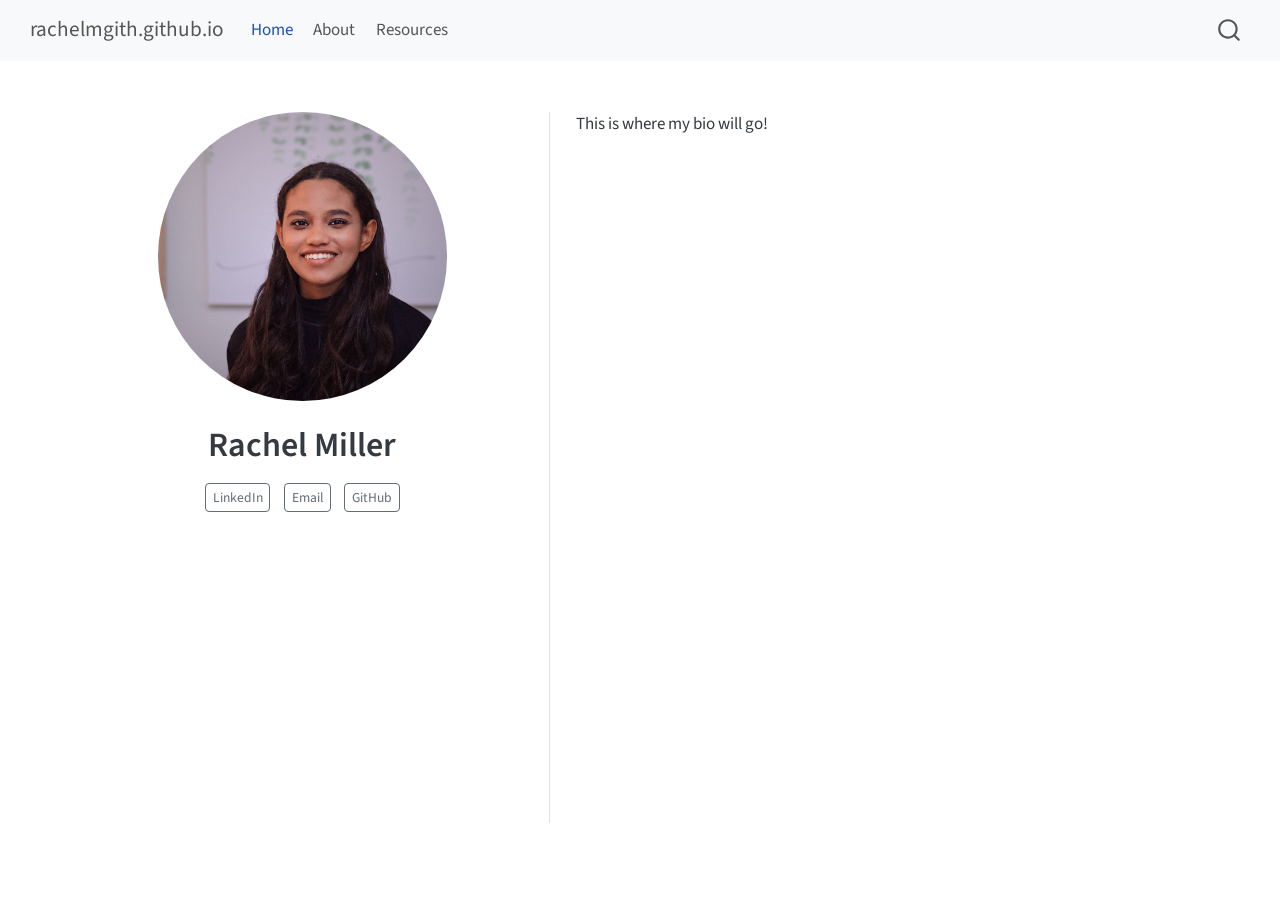
<file: docs/index.html>
<!DOCTYPE html>
<html xmlns="http://www.w3.org/1999/xhtml" lang="en" xml:lang="en"><head>

<meta charset="utf-8">
<meta name="generator" content="quarto-1.9.38">

<meta name="viewport" content="width=device-width, initial-scale=1.0, user-scalable=yes">


<title>Rachel Miller – rachelmgith.github.io</title>
<style>
/* Default styles provided by pandoc.
** See https://pandoc.org/MANUAL.html#variables-for-html for config info.
*/
code{white-space: pre-wrap;}
span.smallcaps{font-variant: small-caps;}
div.columns{display: flex; gap: min(4vw, 1.5em);}
div.column{flex: auto; overflow-x: auto;}
div.hanging-indent{margin-left: 1.5em; text-indent: -1.5em;}
ul.task-list{list-style: none;}
ul.task-list li input[type="checkbox"] {
  width: 0.8em;
  margin: 0 0.8em 0.2em -1em; /* quarto-specific, see https://github.com/quarto-dev/quarto-cli/issues/4556 */ 
  vertical-align: middle;
}
</style>


<script src="site_libs/quarto-nav/quarto-nav.js"></script>
<script src="site_libs/quarto-nav/headroom.min.js"></script>
<script src="site_libs/clipboard/clipboard.min.js"></script>
<script src="site_libs/quarto-search/autocomplete.umd.js"></script>
<script src="site_libs/quarto-search/fuse.min.js"></script>
<script src="site_libs/quarto-search/quarto-search.js"></script>
<meta name="quarto:offset" content="./">
<script src="site_libs/quarto-html/quarto.js" type="module"></script>
<script src="site_libs/quarto-html/tabsets/tabsets.js" type="module"></script>
<script src="site_libs/quarto-html/popper.min.js"></script>
<script src="site_libs/quarto-html/tippy.umd.min.js"></script>
<link href="site_libs/quarto-html/tippy.css" rel="stylesheet">
<link href="site_libs/quarto-html/quarto-syntax-highlighting-15634bcf2e68342d4ad2dfa704d543f6.css" rel="stylesheet" id="quarto-text-highlighting-styles">
<script src="site_libs/bootstrap/bootstrap.min.js"></script>
<link href="site_libs/bootstrap/bootstrap-icons.css" rel="stylesheet">
<link href="site_libs/bootstrap/bootstrap-69c079ee0cc78b8ef871dcd19ed7c32f.min.css" rel="stylesheet" append-hash="true" id="quarto-bootstrap" data-mode="light">
<script id="quarto-search-options" type="application/json">{
  "location": "navbar",
  "copy-button": false,
  "collapse-after": 3,
  "panel-placement": "end",
  "type": "overlay",
  "limit": 50,
  "keyboard-shortcut": [
    "f",
    "/",
    "s"
  ],
  "show-item-context": false,
  "language": {
    "search-no-results-text": "No results",
    "search-matching-documents-text": "matching documents",
    "search-copy-link-title": "Copy link to search",
    "search-hide-matches-text": "Hide additional matches",
    "search-more-match-text": "more match in this document",
    "search-more-matches-text": "more matches in this document",
    "search-clear-button-title": "Clear",
    "search-text-placeholder": "",
    "search-detached-cancel-button-title": "Cancel",
    "search-submit-button-title": "Submit",
    "search-label": "Search"
  }
}</script>


<link rel="stylesheet" href="styles.css">
</head>

<body class="nav-fixed quarto-light">

<div id="quarto-search-results"></div>
  <header id="quarto-header" class="headroom fixed-top">
    <nav class="navbar navbar-expand-lg " data-bs-theme="dark">
      <div class="navbar-container container-fluid">
      <div class="navbar-brand-container mx-auto">
    <a class="navbar-brand" href="./index.html">
    <span class="navbar-title">rachelmgith.github.io</span>
    </a>
  </div>
            <div id="quarto-search" class="" title="Search"></div>
          <button class="navbar-toggler" type="button" data-bs-toggle="collapse" data-bs-target="#navbarCollapse" aria-controls="navbarCollapse" role="menu" aria-expanded="false" aria-label="Toggle navigation" onclick="if (window.quartoToggleHeadroom) { window.quartoToggleHeadroom(); }">
  <span class="navbar-toggler-icon"></span>
</button>
          <div class="collapse navbar-collapse" id="navbarCollapse">
            <ul class="navbar-nav navbar-nav-scroll me-auto">
  <li class="nav-item">
    <a class="nav-link active" href="./index.html" aria-current="page"> 
<span class="menu-text">Home</span></a>
  </li>  
  <li class="nav-item">
    <a class="nav-link" href="./about.html"> 
<span class="menu-text">About</span></a>
  </li>  
  <li class="nav-item">
    <a class="nav-link" href="./resources.html"> 
<span class="menu-text">Resources</span></a>
  </li>  
</ul>
          </div> <!-- /navcollapse -->
            <div class="quarto-navbar-tools">
</div>
      </div> <!-- /container-fluid -->
    </nav>
</header>
<!-- content -->
<div id="quarto-content" class="quarto-container page-columns page-rows-contents page-layout-full page-navbar">
<!-- sidebar -->
<!-- margin-sidebar -->
    
<!-- main -->
<div class="quarto-about-trestles column-page">
  <div class="about-entity">
    <img src="images/Linkedin.JPG" class="about-image
  round " style="height: 17em; width: 17em;">
<header id="title-block-header" class="quarto-title-block default">
<div class="quarto-title">
<h1 class="title">Rachel Miller</h1>
</div>
<div class="quarto-title-meta column-page">
  </div>
</header>
    <div class="about-links">
  <a href="/www.linkedin.com/in/rachelclairemiller" class="about-link" rel="" target="_blank">
     <span class="about-link-text">LinkedIn</span>
  </a>
  <a href="mailto:rachelcmiller01@gmail.com" class="about-link" rel="" target="">
     <span class="about-link-text">Email</span>
  </a>
  <a href="https://github.com/RachelMGitH" class="about-link" rel="" target="">
     <span class="about-link-text">GitHub</span>
  </a>
</div>
  </div>
  <div class="about-contents"><main class="content column-page" id="quarto-document-content">
<p>This is where my bio will go!</p>


</main></div>
</div>
 <!-- /main -->
<script id="quarto-html-after-body" type="application/javascript">
  window.document.addEventListener("DOMContentLoaded", function (event) {
    const isCodeAnnotation = (el) => {
      for (const clz of el.classList) {
        if (clz.startsWith('code-annotation-')) {                     
          return true;
        }
      }
      return false;
    }
    const onCopySuccess = function(e) {
      // button target
      const button = e.trigger;
      // don't keep focus
      button.blur();
      // flash "checked"
      button.classList.add('code-copy-button-checked');
      var currentTitle = button.getAttribute("title");
      button.setAttribute("title", "Copied!");
      let tooltip;
      if (window.bootstrap) {
        button.setAttribute("data-bs-toggle", "tooltip");
        button.setAttribute("data-bs-placement", "left");
        button.setAttribute("data-bs-title", "Copied!");
        tooltip = new bootstrap.Tooltip(button, 
          { trigger: "manual", 
            customClass: "code-copy-button-tooltip",
            offset: [0, -8]});
        tooltip.show();    
      }
      setTimeout(function() {
        if (tooltip) {
          tooltip.hide();
          button.removeAttribute("data-bs-title");
          button.removeAttribute("data-bs-toggle");
          button.removeAttribute("data-bs-placement");
        }
        button.setAttribute("title", currentTitle);
        button.classList.remove('code-copy-button-checked');
      }, 1000);
      // clear code selection
      e.clearSelection();
    }
    const getTextToCopy = function(trigger) {
      const outerScaffold = trigger.parentElement.cloneNode(true);
      const codeEl = outerScaffold.querySelector('code');
      for (const childEl of codeEl.children) {
        if (isCodeAnnotation(childEl)) {
          childEl.remove();
        }
      }
      return codeEl.innerText;
    }
    const clipboard = new window.ClipboardJS('.code-copy-button:not([data-in-quarto-modal])', {
      text: getTextToCopy
    });
    clipboard.on('success', onCopySuccess);
    if (window.document.getElementById('quarto-embedded-source-code-modal')) {
      const clipboardModal = new window.ClipboardJS('.code-copy-button[data-in-quarto-modal]', {
        text: getTextToCopy,
        container: window.document.getElementById('quarto-embedded-source-code-modal')
      });
      clipboardModal.on('success', onCopySuccess);
    }
      var localhostRegex = new RegExp(/^(?:http|https):\/\/localhost\:?[0-9]*\//);
      var mailtoRegex = new RegExp(/^mailto:/);
        var filterRegex = new RegExp('/' + window.location.host + '/');
      var isInternal = (href) => {
          return filterRegex.test(href) || localhostRegex.test(href) || mailtoRegex.test(href);
      }
      // Inspect non-navigation links and adorn them if external
     var links = window.document.querySelectorAll('a[href]:not(.nav-link):not(.navbar-brand):not(.toc-action):not(.sidebar-link):not(.sidebar-item-toggle):not(.pagination-link):not(.no-external):not([aria-hidden]):not(.dropdown-item):not(.quarto-navigation-tool):not(.about-link)');
      for (var i=0; i<links.length; i++) {
        const link = links[i];
        if (!isInternal(link.href)) {
          // undo the damage that might have been done by quarto-nav.js in the case of
          // links that we want to consider external
          if (link.dataset.originalHref !== undefined) {
            link.href = link.dataset.originalHref;
          }
        }
      }
    function tippyHover(el, contentFn, onTriggerFn, onUntriggerFn) {
      const config = {
        allowHTML: true,
        maxWidth: 500,
        delay: 100,
        arrow: false,
        appendTo: function(el) {
            return el.parentElement;
        },
        interactive: true,
        interactiveBorder: 10,
        theme: 'quarto',
        placement: 'bottom-start',
      };
      if (contentFn) {
        config.content = contentFn;
      }
      if (onTriggerFn) {
        config.onTrigger = onTriggerFn;
      }
      if (onUntriggerFn) {
        config.onUntrigger = onUntriggerFn;
      }
      window.tippy(el, config); 
    }
    const noterefs = window.document.querySelectorAll('a[role="doc-noteref"]');
    for (var i=0; i<noterefs.length; i++) {
      const ref = noterefs[i];
      tippyHover(ref, function() {
        // use id or data attribute instead here
        let href = ref.getAttribute('data-footnote-href') || ref.getAttribute('href');
        try { href = new URL(href).hash; } catch {}
        const id = href.replace(/^#\/?/, "");
        const note = window.document.getElementById(id);
        if (note) {
          return note.innerHTML;
        } else {
          return "";
        }
      });
    }
    const xrefs = window.document.querySelectorAll('a.quarto-xref');
    const processXRef = (id, note) => {
      // Strip column container classes
      const stripColumnClz = (el) => {
        el.classList.remove("page-full", "page-columns");
        if (el.children) {
          for (const child of el.children) {
            stripColumnClz(child);
          }
        }
      }
      stripColumnClz(note)
      if (id === null || id.startsWith('sec-')) {
        // Special case sections, only their first couple elements
        const container = document.createElement("div");
        if (note.children && note.children.length > 2) {
          container.appendChild(note.children[0].cloneNode(true));
          for (let i = 1; i < note.children.length; i++) {
            const child = note.children[i];
            if (child.tagName === "P" && child.innerText === "") {
              continue;
            } else {
              container.appendChild(child.cloneNode(true));
              break;
            }
          }
          if (window.Quarto?.typesetMath) {
            window.Quarto.typesetMath(container);
          }
          return container.innerHTML
        } else {
          if (window.Quarto?.typesetMath) {
            window.Quarto.typesetMath(note);
          }
          return note.innerHTML;
        }
      } else {
        // Remove any anchor links if they are present
        const anchorLink = note.querySelector('a.anchorjs-link');
        if (anchorLink) {
          anchorLink.remove();
        }
        if (window.Quarto?.typesetMath) {
          window.Quarto.typesetMath(note);
        }
        if (note.classList.contains("callout")) {
          return note.outerHTML;
        } else {
          return note.innerHTML;
        }
      }
    }
    for (var i=0; i<xrefs.length; i++) {
      const xref = xrefs[i];
      tippyHover(xref, undefined, function(instance) {
        instance.disable();
        let url = xref.getAttribute('href');
        let hash = undefined; 
        if (url.startsWith('#')) {
          hash = url;
        } else {
          try { hash = new URL(url).hash; } catch {}
        }
        if (hash) {
          const id = hash.replace(/^#\/?/, "");
          const note = window.document.getElementById(id);
          if (note !== null) {
            try {
              const html = processXRef(id, note.cloneNode(true));
              instance.setContent(html);
            } finally {
              instance.enable();
              instance.show();
            }
          } else {
            // See if we can fetch this
            fetch(url.split('#')[0])
            .then(res => res.text())
            .then(html => {
              const parser = new DOMParser();
              const htmlDoc = parser.parseFromString(html, "text/html");
              const note = htmlDoc.getElementById(id);
              if (note !== null) {
                const html = processXRef(id, note);
                instance.setContent(html);
              } 
            }).finally(() => {
              instance.enable();
              instance.show();
            });
          }
        } else {
          // See if we can fetch a full url (with no hash to target)
          // This is a special case and we should probably do some content thinning / targeting
          fetch(url)
          .then(res => res.text())
          .then(html => {
            const parser = new DOMParser();
            const htmlDoc = parser.parseFromString(html, "text/html");
            const note = htmlDoc.querySelector('main.content');
            if (note !== null) {
              // This should only happen for chapter cross references
              // (since there is no id in the URL)
              // remove the first header
              if (note.children.length > 0 && note.children[0].tagName === "HEADER") {
                note.children[0].remove();
              }
              const html = processXRef(null, note);
              instance.setContent(html);
            } 
          }).finally(() => {
            instance.enable();
            instance.show();
          });
        }
      }, function(instance) {
      });
    }
        let selectedAnnoteEl;
        const selectorForAnnotation = ( cell, annotation) => {
          let cellAttr = 'data-code-cell="' + cell + '"';
          let lineAttr = 'data-code-annotation="' +  annotation + '"';
          const selector = 'span[' + cellAttr + '][' + lineAttr + ']';
          return selector;
        }
        const selectCodeLines = (annoteEl) => {
          const doc = window.document;
          const targetCell = annoteEl.getAttribute("data-target-cell");
          const targetAnnotation = annoteEl.getAttribute("data-target-annotation");
          const annoteSpan = window.document.querySelector(selectorForAnnotation(targetCell, targetAnnotation));
          const lines = annoteSpan.getAttribute("data-code-lines").split(",");
          const lineIds = lines.map((line) => {
            return targetCell + "-" + line;
          })
          let top = null;
          let height = null;
          let parent = null;
          if (lineIds.length > 0) {
              //compute the position of the single el (top and bottom and make a div)
              const el = window.document.getElementById(lineIds[0]);
              top = el.offsetTop;
              height = el.offsetHeight;
              parent = el.parentElement.parentElement;
            if (lineIds.length > 1) {
              const lastEl = window.document.getElementById(lineIds[lineIds.length - 1]);
              const bottom = lastEl.offsetTop + lastEl.offsetHeight;
              height = bottom - top;
            }
            if (top !== null && height !== null && parent !== null) {
              // cook up a div (if necessary) and position it 
              let div = window.document.getElementById("code-annotation-line-highlight");
              if (div === null) {
                div = window.document.createElement("div");
                div.setAttribute("id", "code-annotation-line-highlight");
                div.style.position = 'absolute';
                parent.appendChild(div);
              }
              div.style.top = top - 2 + "px";
              div.style.height = height + 4 + "px";
              div.style.left = 0;
              let gutterDiv = window.document.getElementById("code-annotation-line-highlight-gutter");
              if (gutterDiv === null) {
                gutterDiv = window.document.createElement("div");
                gutterDiv.setAttribute("id", "code-annotation-line-highlight-gutter");
                gutterDiv.style.position = 'absolute';
                const codeCell = window.document.getElementById(targetCell);
                const gutter = codeCell.querySelector('.code-annotation-gutter');
                gutter.appendChild(gutterDiv);
              }
              gutterDiv.style.top = top - 2 + "px";
              gutterDiv.style.height = height + 4 + "px";
            }
            selectedAnnoteEl = annoteEl;
          }
        };
        const unselectCodeLines = () => {
          const elementsIds = ["code-annotation-line-highlight", "code-annotation-line-highlight-gutter"];
          elementsIds.forEach((elId) => {
            const div = window.document.getElementById(elId);
            if (div) {
              div.remove();
            }
          });
          selectedAnnoteEl = undefined;
        };
          // Handle positioning of the toggle
      window.addEventListener(
        "resize",
        throttle(() => {
          elRect = undefined;
          if (selectedAnnoteEl) {
            selectCodeLines(selectedAnnoteEl);
          }
        }, 10)
      );
      function throttle(fn, ms) {
      let throttle = false;
      let timer;
        return (...args) => {
          if(!throttle) { // first call gets through
              fn.apply(this, args);
              throttle = true;
          } else { // all the others get throttled
              if(timer) clearTimeout(timer); // cancel #2
              timer = setTimeout(() => {
                fn.apply(this, args);
                timer = throttle = false;
              }, ms);
          }
        };
      }
        // Attach click handler to the DT
        const annoteDls = window.document.querySelectorAll('dt[data-target-cell]');
        for (const annoteDlNode of annoteDls) {
          annoteDlNode.addEventListener('click', (event) => {
            const clickedEl = event.target;
            if (clickedEl !== selectedAnnoteEl) {
              unselectCodeLines();
              const activeEl = window.document.querySelector('dt[data-target-cell].code-annotation-active');
              if (activeEl) {
                activeEl.classList.remove('code-annotation-active');
              }
              selectCodeLines(clickedEl);
              clickedEl.classList.add('code-annotation-active');
            } else {
              // Unselect the line
              unselectCodeLines();
              clickedEl.classList.remove('code-annotation-active');
            }
          });
        }
    const findCites = (el) => {
      const parentEl = el.parentElement;
      if (parentEl) {
        const cites = parentEl.dataset.cites;
        if (cites) {
          return {
            el,
            cites: cites.split(' ')
          };
        } else {
          return findCites(el.parentElement)
        }
      } else {
        return undefined;
      }
    };
    var bibliorefs = window.document.querySelectorAll('a[role="doc-biblioref"]');
    for (var i=0; i<bibliorefs.length; i++) {
      const ref = bibliorefs[i];
      const citeInfo = findCites(ref);
      if (citeInfo) {
        tippyHover(citeInfo.el, function() {
          var popup = window.document.createElement('div');
          citeInfo.cites.forEach(function(cite) {
            var citeDiv = window.document.createElement('div');
            citeDiv.classList.add('hanging-indent');
            citeDiv.classList.add('csl-entry');
            var biblioDiv = window.document.getElementById('ref-' + cite);
            if (biblioDiv) {
              citeDiv.innerHTML = biblioDiv.innerHTML;
            }
            popup.appendChild(citeDiv);
          });
          return popup.innerHTML;
        });
      }
    }
  });
  </script>
</div> <!-- /content -->




</body></html>
</file>
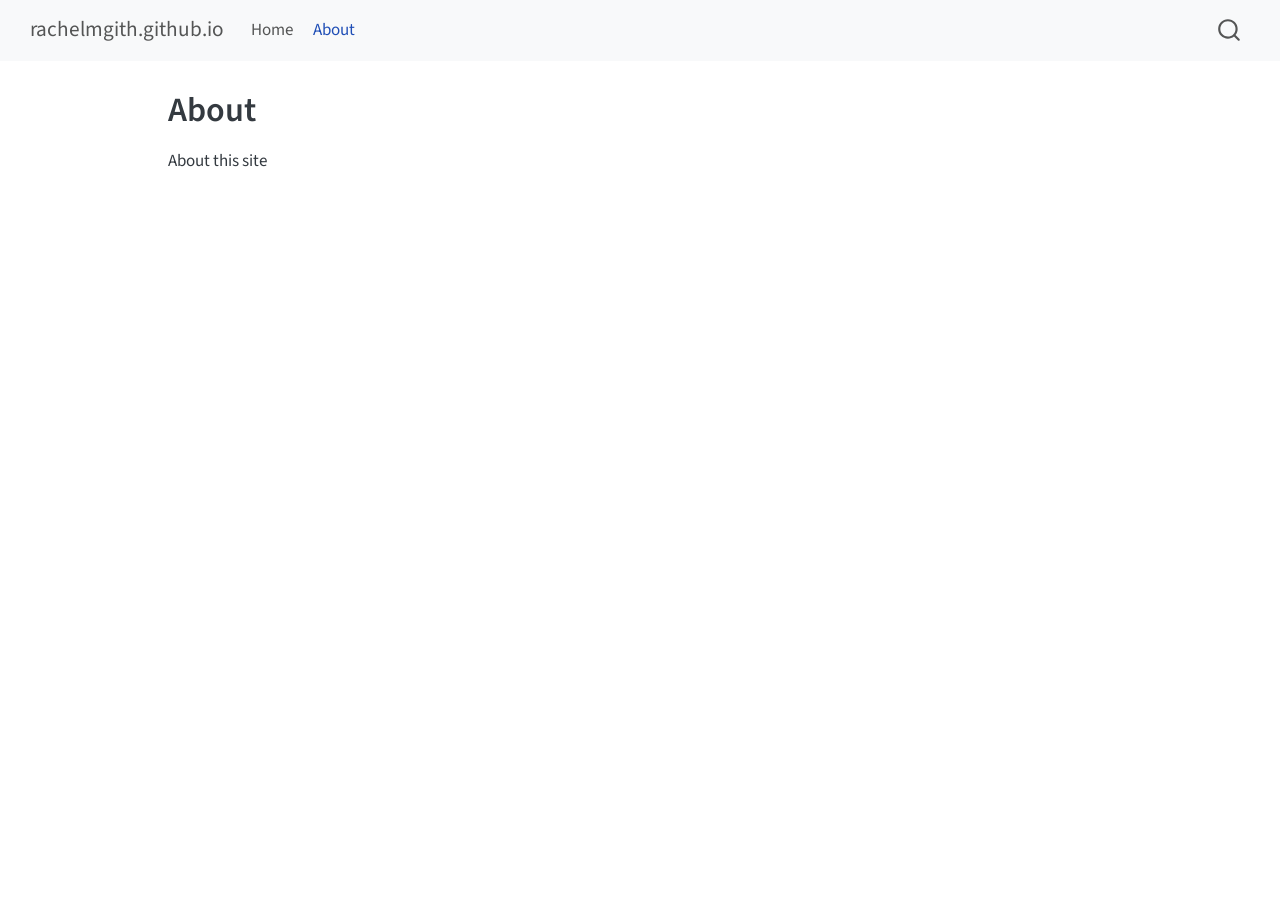
<file: docs/about.html>
<!DOCTYPE html>
<html xmlns="http://www.w3.org/1999/xhtml" lang="en" xml:lang="en"><head>

<meta charset="utf-8">
<meta name="generator" content="quarto-1.9.38">

<meta name="viewport" content="width=device-width, initial-scale=1.0, user-scalable=yes">


<title>About – rachelmgith.github.io</title>
<style>
/* Default styles provided by pandoc.
** See https://pandoc.org/MANUAL.html#variables-for-html for config info.
*/
code{white-space: pre-wrap;}
span.smallcaps{font-variant: small-caps;}
div.columns{display: flex; gap: min(4vw, 1.5em);}
div.column{flex: auto; overflow-x: auto;}
div.hanging-indent{margin-left: 1.5em; text-indent: -1.5em;}
ul.task-list{list-style: none;}
ul.task-list li input[type="checkbox"] {
  width: 0.8em;
  margin: 0 0.8em 0.2em -1em; /* quarto-specific, see https://github.com/quarto-dev/quarto-cli/issues/4556 */ 
  vertical-align: middle;
}
</style>


<script src="site_libs/quarto-nav/quarto-nav.js"></script>
<script src="site_libs/quarto-nav/headroom.min.js"></script>
<script src="site_libs/clipboard/clipboard.min.js"></script>
<script src="site_libs/quarto-search/autocomplete.umd.js"></script>
<script src="site_libs/quarto-search/fuse.min.js"></script>
<script src="site_libs/quarto-search/quarto-search.js"></script>
<meta name="quarto:offset" content="./">
<script src="site_libs/quarto-html/quarto.js" type="module"></script>
<script src="site_libs/quarto-html/tabsets/tabsets.js" type="module"></script>
<script src="site_libs/quarto-html/popper.min.js"></script>
<script src="site_libs/quarto-html/tippy.umd.min.js"></script>
<script src="site_libs/quarto-html/anchor.min.js"></script>
<link href="site_libs/quarto-html/tippy.css" rel="stylesheet">
<link href="site_libs/quarto-html/quarto-syntax-highlighting-15634bcf2e68342d4ad2dfa704d543f6.css" rel="stylesheet" id="quarto-text-highlighting-styles">
<script src="site_libs/bootstrap/bootstrap.min.js"></script>
<link href="site_libs/bootstrap/bootstrap-icons.css" rel="stylesheet">
<link href="site_libs/bootstrap/bootstrap-69c079ee0cc78b8ef871dcd19ed7c32f.min.css" rel="stylesheet" append-hash="true" id="quarto-bootstrap" data-mode="light">
<script id="quarto-search-options" type="application/json">{
  "location": "navbar",
  "copy-button": false,
  "collapse-after": 3,
  "panel-placement": "end",
  "type": "overlay",
  "limit": 50,
  "keyboard-shortcut": [
    "f",
    "/",
    "s"
  ],
  "show-item-context": false,
  "language": {
    "search-no-results-text": "No results",
    "search-matching-documents-text": "matching documents",
    "search-copy-link-title": "Copy link to search",
    "search-hide-matches-text": "Hide additional matches",
    "search-more-match-text": "more match in this document",
    "search-more-matches-text": "more matches in this document",
    "search-clear-button-title": "Clear",
    "search-text-placeholder": "",
    "search-detached-cancel-button-title": "Cancel",
    "search-submit-button-title": "Submit",
    "search-label": "Search"
  }
}</script>


<link rel="stylesheet" href="styles.css">
</head>

<body class="nav-fixed quarto-light">

<div id="quarto-search-results"></div>
  <header id="quarto-header" class="headroom fixed-top">
    <nav class="navbar navbar-expand-lg " data-bs-theme="dark">
      <div class="navbar-container container-fluid">
      <div class="navbar-brand-container mx-auto">
    <a class="navbar-brand" href="./index.html">
    <span class="navbar-title">rachelmgith.github.io</span>
    </a>
  </div>
            <div id="quarto-search" class="" title="Search"></div>
          <button class="navbar-toggler" type="button" data-bs-toggle="collapse" data-bs-target="#navbarCollapse" aria-controls="navbarCollapse" role="menu" aria-expanded="false" aria-label="Toggle navigation" onclick="if (window.quartoToggleHeadroom) { window.quartoToggleHeadroom(); }">
  <span class="navbar-toggler-icon"></span>
</button>
          <div class="collapse navbar-collapse" id="navbarCollapse">
            <ul class="navbar-nav navbar-nav-scroll me-auto">
  <li class="nav-item">
    <a class="nav-link" href="./index.html"> 
<span class="menu-text">Home</span></a>
  </li>  
  <li class="nav-item">
    <a class="nav-link active" href="./about.html" aria-current="page"> 
<span class="menu-text">About</span></a>
  </li>  
</ul>
          </div> <!-- /navcollapse -->
            <div class="quarto-navbar-tools">
</div>
      </div> <!-- /container-fluid -->
    </nav>
</header>
<!-- content -->
<div id="quarto-content" class="quarto-container page-columns page-rows-contents page-layout-article page-navbar">
<!-- sidebar -->
<!-- margin-sidebar -->
    <div id="quarto-margin-sidebar" class="sidebar margin-sidebar zindex-bottom">
        
    </div>
<!-- main -->
<main class="content" id="quarto-document-content">

<header id="title-block-header" class="quarto-title-block default">
<div class="quarto-title">
<h1 class="title">About</h1>
</div>



<div class="quarto-title-meta">

    
  
    
  </div>
  


</header>


<p>About this site</p>



</main> <!-- /main -->
<script id="quarto-html-after-body" type="application/javascript">
  window.document.addEventListener("DOMContentLoaded", function (event) {
    const icon = "";
    const anchorJS = new window.AnchorJS();
    anchorJS.options = {
      placement: 'right',
      icon: icon
    };
    anchorJS.add('.anchored');
    const isCodeAnnotation = (el) => {
      for (const clz of el.classList) {
        if (clz.startsWith('code-annotation-')) {                     
          return true;
        }
      }
      return false;
    }
    const onCopySuccess = function(e) {
      // button target
      const button = e.trigger;
      // don't keep focus
      button.blur();
      // flash "checked"
      button.classList.add('code-copy-button-checked');
      var currentTitle = button.getAttribute("title");
      button.setAttribute("title", "Copied!");
      let tooltip;
      if (window.bootstrap) {
        button.setAttribute("data-bs-toggle", "tooltip");
        button.setAttribute("data-bs-placement", "left");
        button.setAttribute("data-bs-title", "Copied!");
        tooltip = new bootstrap.Tooltip(button, 
          { trigger: "manual", 
            customClass: "code-copy-button-tooltip",
            offset: [0, -8]});
        tooltip.show();    
      }
      setTimeout(function() {
        if (tooltip) {
          tooltip.hide();
          button.removeAttribute("data-bs-title");
          button.removeAttribute("data-bs-toggle");
          button.removeAttribute("data-bs-placement");
        }
        button.setAttribute("title", currentTitle);
        button.classList.remove('code-copy-button-checked');
      }, 1000);
      // clear code selection
      e.clearSelection();
    }
    const getTextToCopy = function(trigger) {
      const outerScaffold = trigger.parentElement.cloneNode(true);
      const codeEl = outerScaffold.querySelector('code');
      for (const childEl of codeEl.children) {
        if (isCodeAnnotation(childEl)) {
          childEl.remove();
        }
      }
      return codeEl.innerText;
    }
    const clipboard = new window.ClipboardJS('.code-copy-button:not([data-in-quarto-modal])', {
      text: getTextToCopy
    });
    clipboard.on('success', onCopySuccess);
    if (window.document.getElementById('quarto-embedded-source-code-modal')) {
      const clipboardModal = new window.ClipboardJS('.code-copy-button[data-in-quarto-modal]', {
        text: getTextToCopy,
        container: window.document.getElementById('quarto-embedded-source-code-modal')
      });
      clipboardModal.on('success', onCopySuccess);
    }
      var localhostRegex = new RegExp(/^(?:http|https):\/\/localhost\:?[0-9]*\//);
      var mailtoRegex = new RegExp(/^mailto:/);
        var filterRegex = new RegExp('/' + window.location.host + '/');
      var isInternal = (href) => {
          return filterRegex.test(href) || localhostRegex.test(href) || mailtoRegex.test(href);
      }
      // Inspect non-navigation links and adorn them if external
     var links = window.document.querySelectorAll('a[href]:not(.nav-link):not(.navbar-brand):not(.toc-action):not(.sidebar-link):not(.sidebar-item-toggle):not(.pagination-link):not(.no-external):not([aria-hidden]):not(.dropdown-item):not(.quarto-navigation-tool):not(.about-link)');
      for (var i=0; i<links.length; i++) {
        const link = links[i];
        if (!isInternal(link.href)) {
          // undo the damage that might have been done by quarto-nav.js in the case of
          // links that we want to consider external
          if (link.dataset.originalHref !== undefined) {
            link.href = link.dataset.originalHref;
          }
        }
      }
    function tippyHover(el, contentFn, onTriggerFn, onUntriggerFn) {
      const config = {
        allowHTML: true,
        maxWidth: 500,
        delay: 100,
        arrow: false,
        appendTo: function(el) {
            return el.parentElement;
        },
        interactive: true,
        interactiveBorder: 10,
        theme: 'quarto',
        placement: 'bottom-start',
      };
      if (contentFn) {
        config.content = contentFn;
      }
      if (onTriggerFn) {
        config.onTrigger = onTriggerFn;
      }
      if (onUntriggerFn) {
        config.onUntrigger = onUntriggerFn;
      }
      window.tippy(el, config); 
    }
    const noterefs = window.document.querySelectorAll('a[role="doc-noteref"]');
    for (var i=0; i<noterefs.length; i++) {
      const ref = noterefs[i];
      tippyHover(ref, function() {
        // use id or data attribute instead here
        let href = ref.getAttribute('data-footnote-href') || ref.getAttribute('href');
        try { href = new URL(href).hash; } catch {}
        const id = href.replace(/^#\/?/, "");
        const note = window.document.getElementById(id);
        if (note) {
          return note.innerHTML;
        } else {
          return "";
        }
      });
    }
    const xrefs = window.document.querySelectorAll('a.quarto-xref');
    const processXRef = (id, note) => {
      // Strip column container classes
      const stripColumnClz = (el) => {
        el.classList.remove("page-full", "page-columns");
        if (el.children) {
          for (const child of el.children) {
            stripColumnClz(child);
          }
        }
      }
      stripColumnClz(note)
      if (id === null || id.startsWith('sec-')) {
        // Special case sections, only their first couple elements
        const container = document.createElement("div");
        if (note.children && note.children.length > 2) {
          container.appendChild(note.children[0].cloneNode(true));
          for (let i = 1; i < note.children.length; i++) {
            const child = note.children[i];
            if (child.tagName === "P" && child.innerText === "") {
              continue;
            } else {
              container.appendChild(child.cloneNode(true));
              break;
            }
          }
          if (window.Quarto?.typesetMath) {
            window.Quarto.typesetMath(container);
          }
          return container.innerHTML
        } else {
          if (window.Quarto?.typesetMath) {
            window.Quarto.typesetMath(note);
          }
          return note.innerHTML;
        }
      } else {
        // Remove any anchor links if they are present
        const anchorLink = note.querySelector('a.anchorjs-link');
        if (anchorLink) {
          anchorLink.remove();
        }
        if (window.Quarto?.typesetMath) {
          window.Quarto.typesetMath(note);
        }
        if (note.classList.contains("callout")) {
          return note.outerHTML;
        } else {
          return note.innerHTML;
        }
      }
    }
    for (var i=0; i<xrefs.length; i++) {
      const xref = xrefs[i];
      tippyHover(xref, undefined, function(instance) {
        instance.disable();
        let url = xref.getAttribute('href');
        let hash = undefined; 
        if (url.startsWith('#')) {
          hash = url;
        } else {
          try { hash = new URL(url).hash; } catch {}
        }
        if (hash) {
          const id = hash.replace(/^#\/?/, "");
          const note = window.document.getElementById(id);
          if (note !== null) {
            try {
              const html = processXRef(id, note.cloneNode(true));
              instance.setContent(html);
            } finally {
              instance.enable();
              instance.show();
            }
          } else {
            // See if we can fetch this
            fetch(url.split('#')[0])
            .then(res => res.text())
            .then(html => {
              const parser = new DOMParser();
              const htmlDoc = parser.parseFromString(html, "text/html");
              const note = htmlDoc.getElementById(id);
              if (note !== null) {
                const html = processXRef(id, note);
                instance.setContent(html);
              } 
            }).finally(() => {
              instance.enable();
              instance.show();
            });
          }
        } else {
          // See if we can fetch a full url (with no hash to target)
          // This is a special case and we should probably do some content thinning / targeting
          fetch(url)
          .then(res => res.text())
          .then(html => {
            const parser = new DOMParser();
            const htmlDoc = parser.parseFromString(html, "text/html");
            const note = htmlDoc.querySelector('main.content');
            if (note !== null) {
              // This should only happen for chapter cross references
              // (since there is no id in the URL)
              // remove the first header
              if (note.children.length > 0 && note.children[0].tagName === "HEADER") {
                note.children[0].remove();
              }
              const html = processXRef(null, note);
              instance.setContent(html);
            } 
          }).finally(() => {
            instance.enable();
            instance.show();
          });
        }
      }, function(instance) {
      });
    }
        let selectedAnnoteEl;
        const selectorForAnnotation = ( cell, annotation) => {
          let cellAttr = 'data-code-cell="' + cell + '"';
          let lineAttr = 'data-code-annotation="' +  annotation + '"';
          const selector = 'span[' + cellAttr + '][' + lineAttr + ']';
          return selector;
        }
        const selectCodeLines = (annoteEl) => {
          const doc = window.document;
          const targetCell = annoteEl.getAttribute("data-target-cell");
          const targetAnnotation = annoteEl.getAttribute("data-target-annotation");
          const annoteSpan = window.document.querySelector(selectorForAnnotation(targetCell, targetAnnotation));
          const lines = annoteSpan.getAttribute("data-code-lines").split(",");
          const lineIds = lines.map((line) => {
            return targetCell + "-" + line;
          })
          let top = null;
          let height = null;
          let parent = null;
          if (lineIds.length > 0) {
              //compute the position of the single el (top and bottom and make a div)
              const el = window.document.getElementById(lineIds[0]);
              top = el.offsetTop;
              height = el.offsetHeight;
              parent = el.parentElement.parentElement;
            if (lineIds.length > 1) {
              const lastEl = window.document.getElementById(lineIds[lineIds.length - 1]);
              const bottom = lastEl.offsetTop + lastEl.offsetHeight;
              height = bottom - top;
            }
            if (top !== null && height !== null && parent !== null) {
              // cook up a div (if necessary) and position it 
              let div = window.document.getElementById("code-annotation-line-highlight");
              if (div === null) {
                div = window.document.createElement("div");
                div.setAttribute("id", "code-annotation-line-highlight");
                div.style.position = 'absolute';
                parent.appendChild(div);
              }
              div.style.top = top - 2 + "px";
              div.style.height = height + 4 + "px";
              div.style.left = 0;
              let gutterDiv = window.document.getElementById("code-annotation-line-highlight-gutter");
              if (gutterDiv === null) {
                gutterDiv = window.document.createElement("div");
                gutterDiv.setAttribute("id", "code-annotation-line-highlight-gutter");
                gutterDiv.style.position = 'absolute';
                const codeCell = window.document.getElementById(targetCell);
                const gutter = codeCell.querySelector('.code-annotation-gutter');
                gutter.appendChild(gutterDiv);
              }
              gutterDiv.style.top = top - 2 + "px";
              gutterDiv.style.height = height + 4 + "px";
            }
            selectedAnnoteEl = annoteEl;
          }
        };
        const unselectCodeLines = () => {
          const elementsIds = ["code-annotation-line-highlight", "code-annotation-line-highlight-gutter"];
          elementsIds.forEach((elId) => {
            const div = window.document.getElementById(elId);
            if (div) {
              div.remove();
            }
          });
          selectedAnnoteEl = undefined;
        };
          // Handle positioning of the toggle
      window.addEventListener(
        "resize",
        throttle(() => {
          elRect = undefined;
          if (selectedAnnoteEl) {
            selectCodeLines(selectedAnnoteEl);
          }
        }, 10)
      );
      function throttle(fn, ms) {
      let throttle = false;
      let timer;
        return (...args) => {
          if(!throttle) { // first call gets through
              fn.apply(this, args);
              throttle = true;
          } else { // all the others get throttled
              if(timer) clearTimeout(timer); // cancel #2
              timer = setTimeout(() => {
                fn.apply(this, args);
                timer = throttle = false;
              }, ms);
          }
        };
      }
        // Attach click handler to the DT
        const annoteDls = window.document.querySelectorAll('dt[data-target-cell]');
        for (const annoteDlNode of annoteDls) {
          annoteDlNode.addEventListener('click', (event) => {
            const clickedEl = event.target;
            if (clickedEl !== selectedAnnoteEl) {
              unselectCodeLines();
              const activeEl = window.document.querySelector('dt[data-target-cell].code-annotation-active');
              if (activeEl) {
                activeEl.classList.remove('code-annotation-active');
              }
              selectCodeLines(clickedEl);
              clickedEl.classList.add('code-annotation-active');
            } else {
              // Unselect the line
              unselectCodeLines();
              clickedEl.classList.remove('code-annotation-active');
            }
          });
        }
    const findCites = (el) => {
      const parentEl = el.parentElement;
      if (parentEl) {
        const cites = parentEl.dataset.cites;
        if (cites) {
          return {
            el,
            cites: cites.split(' ')
          };
        } else {
          return findCites(el.parentElement)
        }
      } else {
        return undefined;
      }
    };
    var bibliorefs = window.document.querySelectorAll('a[role="doc-biblioref"]');
    for (var i=0; i<bibliorefs.length; i++) {
      const ref = bibliorefs[i];
      const citeInfo = findCites(ref);
      if (citeInfo) {
        tippyHover(citeInfo.el, function() {
          var popup = window.document.createElement('div');
          citeInfo.cites.forEach(function(cite) {
            var citeDiv = window.document.createElement('div');
            citeDiv.classList.add('hanging-indent');
            citeDiv.classList.add('csl-entry');
            var biblioDiv = window.document.getElementById('ref-' + cite);
            if (biblioDiv) {
              citeDiv.innerHTML = biblioDiv.innerHTML;
            }
            popup.appendChild(citeDiv);
          });
          return popup.innerHTML;
        });
      }
    }
  });
  </script>
</div> <!-- /content -->




</body></html>
</file>
<file: docs/site_libs/quarto-html/tippy.css>
.tippy-box[data-animation=fade][data-state=hidden]{opacity:0}[data-tippy-root]{max-width:calc(100vw - 10px)}.tippy-box{position:relative;background-color:#333;color:#fff;border-radius:4px;font-size:14px;line-height:1.4;white-space:normal;outline:0;transition-property:transform,visibility,opacity}.tippy-box[data-placement^=top]>.tippy-arrow{bottom:0}.tippy-box[data-placement^=top]>.tippy-arrow:before{bottom:-7px;left:0;border-width:8px 8px 0;border-top-color:initial;transform-origin:center top}.tippy-box[data-placement^=bottom]>.tippy-arrow{top:0}.tippy-box[data-placement^=bottom]>.tippy-arrow:before{top:-7px;left:0;border-width:0 8px 8px;border-bottom-color:initial;transform-origin:center bottom}.tippy-box[data-placement^=left]>.tippy-arrow{right:0}.tippy-box[data-placement^=left]>.tippy-arrow:before{border-width:8px 0 8px 8px;border-left-color:initial;right:-7px;transform-origin:center left}.tippy-box[data-placement^=right]>.tippy-arrow{left:0}.tippy-box[data-placement^=right]>.tippy-arrow:before{left:-7px;border-width:8px 8px 8px 0;border-right-color:initial;transform-origin:center right}.tippy-box[data-inertia][data-state=visible]{transition-timing-function:cubic-bezier(.54,1.5,.38,1.11)}.tippy-arrow{width:16px;height:16px;color:#333}.tippy-arrow:before{content:"";position:absolute;border-color:transparent;border-style:solid}.tippy-content{position:relative;padding:5px 9px;z-index:1}
</file>
<file: docs/site_libs/quarto-html/quarto-syntax-highlighting-15634bcf2e68342d4ad2dfa704d543f6.css>
/* quarto syntax highlight colors */
:root {
  --quarto-hl-ot-color: #003B4F;
  --quarto-hl-at-color: #657422;
  --quarto-hl-ss-color: #20794D;
  --quarto-hl-an-color: #5E5E5E;
  --quarto-hl-fu-color: #4758AB;
  --quarto-hl-st-color: #20794D;
  --quarto-hl-cf-color: #003B4F;
  --quarto-hl-op-color: #5E5E5E;
  --quarto-hl-er-color: #AD0000;
  --quarto-hl-bn-color: #AD0000;
  --quarto-hl-al-color: #AD0000;
  --quarto-hl-va-color: #111111;
  --quarto-hl-bu-color: inherit;
  --quarto-hl-ex-color: inherit;
  --quarto-hl-pp-color: #AD0000;
  --quarto-hl-in-color: #5E5E5E;
  --quarto-hl-vs-color: #20794D;
  --quarto-hl-wa-color: #5E5E5E;
  --quarto-hl-do-color: #5E5E5E;
  --quarto-hl-im-color: #00769E;
  --quarto-hl-ch-color: #20794D;
  --quarto-hl-dt-color: #AD0000;
  --quarto-hl-fl-color: #AD0000;
  --quarto-hl-co-color: #5E5E5E;
  --quarto-hl-cv-color: #5E5E5E;
  --quarto-hl-cn-color: #8f5902;
  --quarto-hl-sc-color: #5E5E5E;
  --quarto-hl-dv-color: #AD0000;
  --quarto-hl-kw-color: #003B4F;
}

/* other quarto variables */
:root {
  --quarto-font-monospace: SFMono-Regular, Menlo, Monaco, Consolas, "Liberation Mono", "Courier New", monospace;
}

/* syntax highlight based on Pandoc's rules */
pre > code.sourceCode > span {
  color: #003B4F;
}

code.sourceCode > span {
  color: #003B4F;
}

div.sourceCode,
div.sourceCode pre.sourceCode {
  color: #003B4F;
}

/* Normal */
code span {
  color: #003B4F;
}

/* Alert */
code span.al {
  color: #AD0000;
  font-style: inherit;
}

/* Annotation */
code span.an {
  color: #5E5E5E;
  font-style: inherit;
}

/* Attribute */
code span.at {
  color: #657422;
  font-style: inherit;
}

/* BaseN */
code span.bn {
  color: #AD0000;
  font-style: inherit;
}

/* BuiltIn */
code span.bu {
  font-style: inherit;
}

/* ControlFlow */
code span.cf {
  color: #003B4F;
  font-weight: bold;
  font-style: inherit;
}

/* Char */
code span.ch {
  color: #20794D;
  font-style: inherit;
}

/* Constant */
code span.cn {
  color: #8f5902;
  font-style: inherit;
}

/* Comment */
code span.co {
  color: #5E5E5E;
  font-style: inherit;
}

/* CommentVar */
code span.cv {
  color: #5E5E5E;
  font-style: italic;
}

/* Documentation */
code span.do {
  color: #5E5E5E;
  font-style: italic;
}

/* DataType */
code span.dt {
  color: #AD0000;
  font-style: inherit;
}

/* DecVal */
code span.dv {
  color: #AD0000;
  font-style: inherit;
}

/* Error */
code span.er {
  color: #AD0000;
  font-style: inherit;
}

/* Extension */
code span.ex {
  font-style: inherit;
}

/* Float */
code span.fl {
  color: #AD0000;
  font-style: inherit;
}

/* Function */
code span.fu {
  color: #4758AB;
  font-style: inherit;
}

/* Import */
code span.im {
  color: #00769E;
  font-style: inherit;
}

/* Information */
code span.in {
  color: #5E5E5E;
  font-style: inherit;
}

/* Keyword */
code span.kw {
  color: #003B4F;
  font-weight: bold;
  font-style: inherit;
}

/* Operator */
code span.op {
  color: #5E5E5E;
  font-style: inherit;
}

/* Other */
code span.ot {
  color: #003B4F;
  font-style: inherit;
}

/* Preprocessor */
code span.pp {
  color: #AD0000;
  font-style: inherit;
}

/* SpecialChar */
code span.sc {
  color: #5E5E5E;
  font-style: inherit;
}

/* SpecialString */
code span.ss {
  color: #20794D;
  font-style: inherit;
}

/* String */
code span.st {
  color: #20794D;
  font-style: inherit;
}

/* Variable */
code span.va {
  color: #111111;
  font-style: inherit;
}

/* VerbatimString */
code span.vs {
  color: #20794D;
  font-style: inherit;
}

/* Warning */
code span.wa {
  color: #5E5E5E;
  font-style: italic;
}

.prevent-inlining {
  content: "</";
}

/*# sourceMappingURL=f23921c56f73e400b49028c9186a1aa0.css.map */
</file>
<file: docs/styles.css>
/* css styles */
</file>
